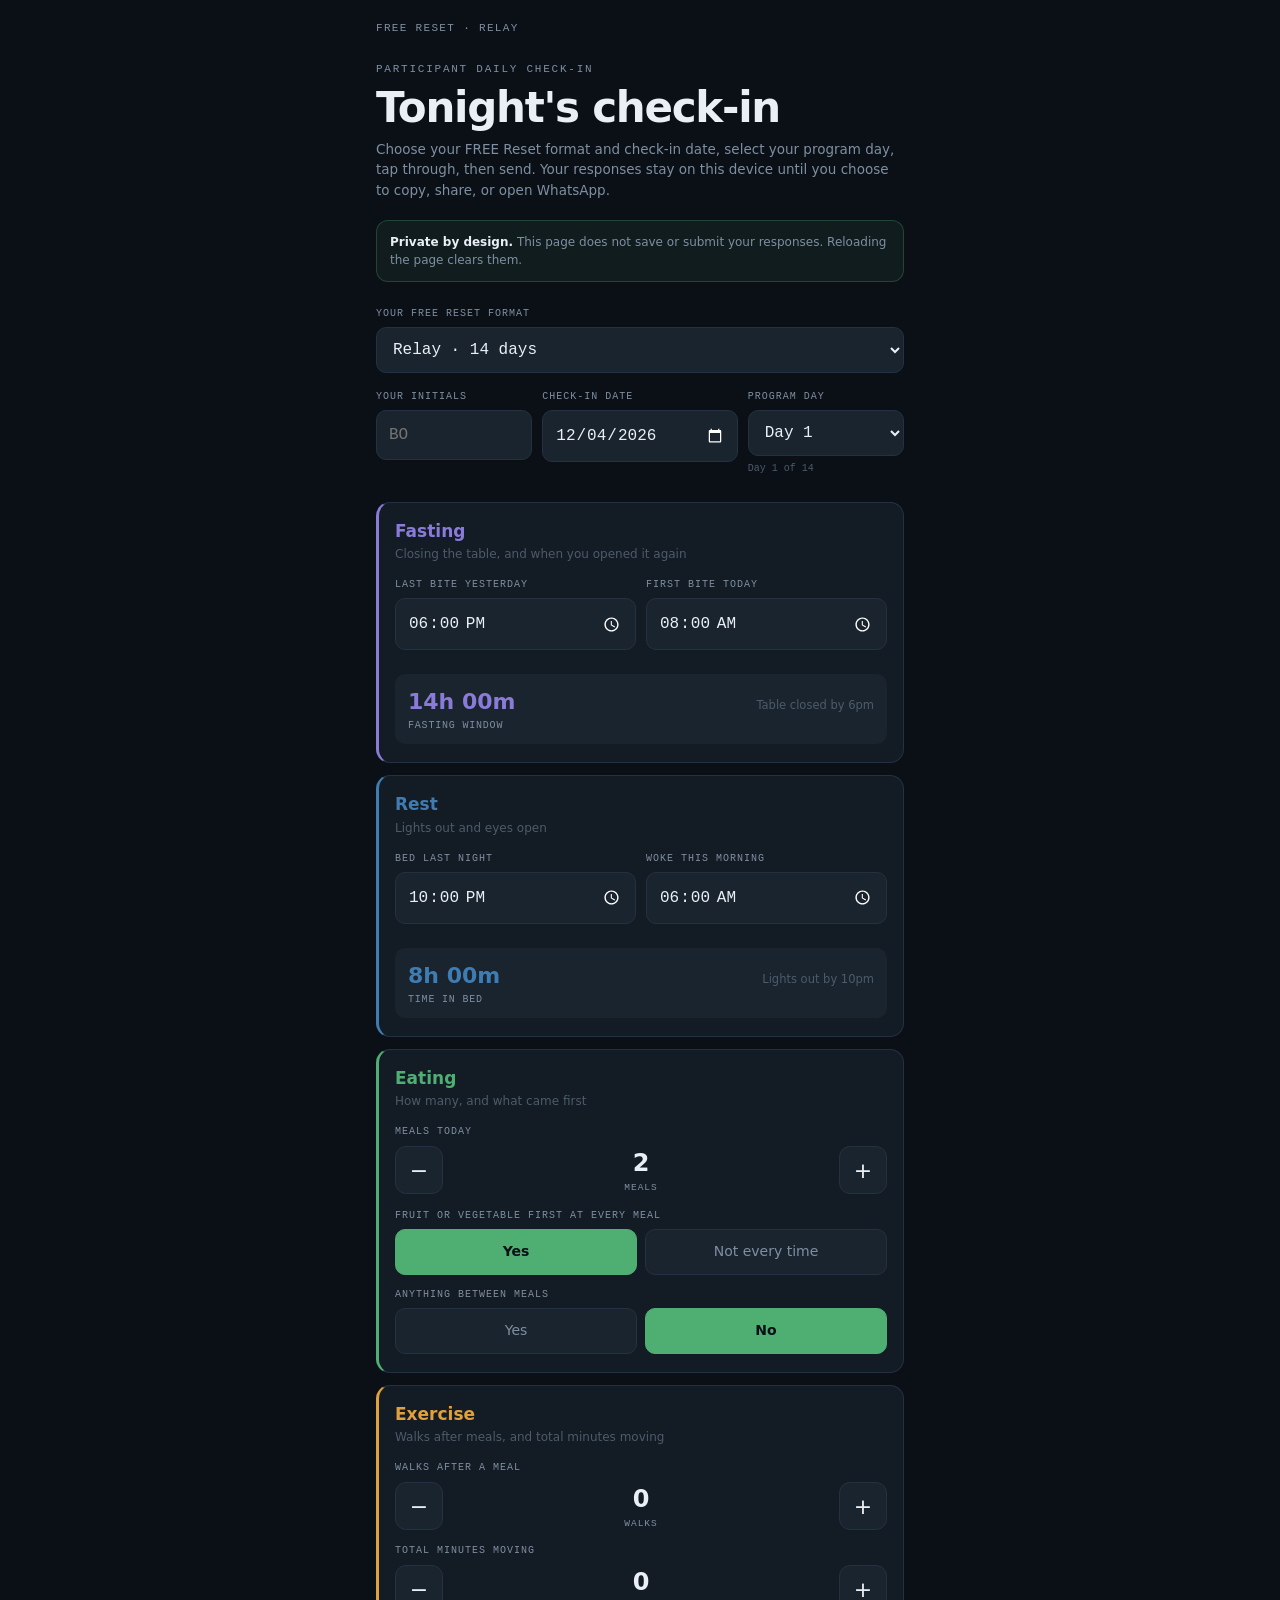
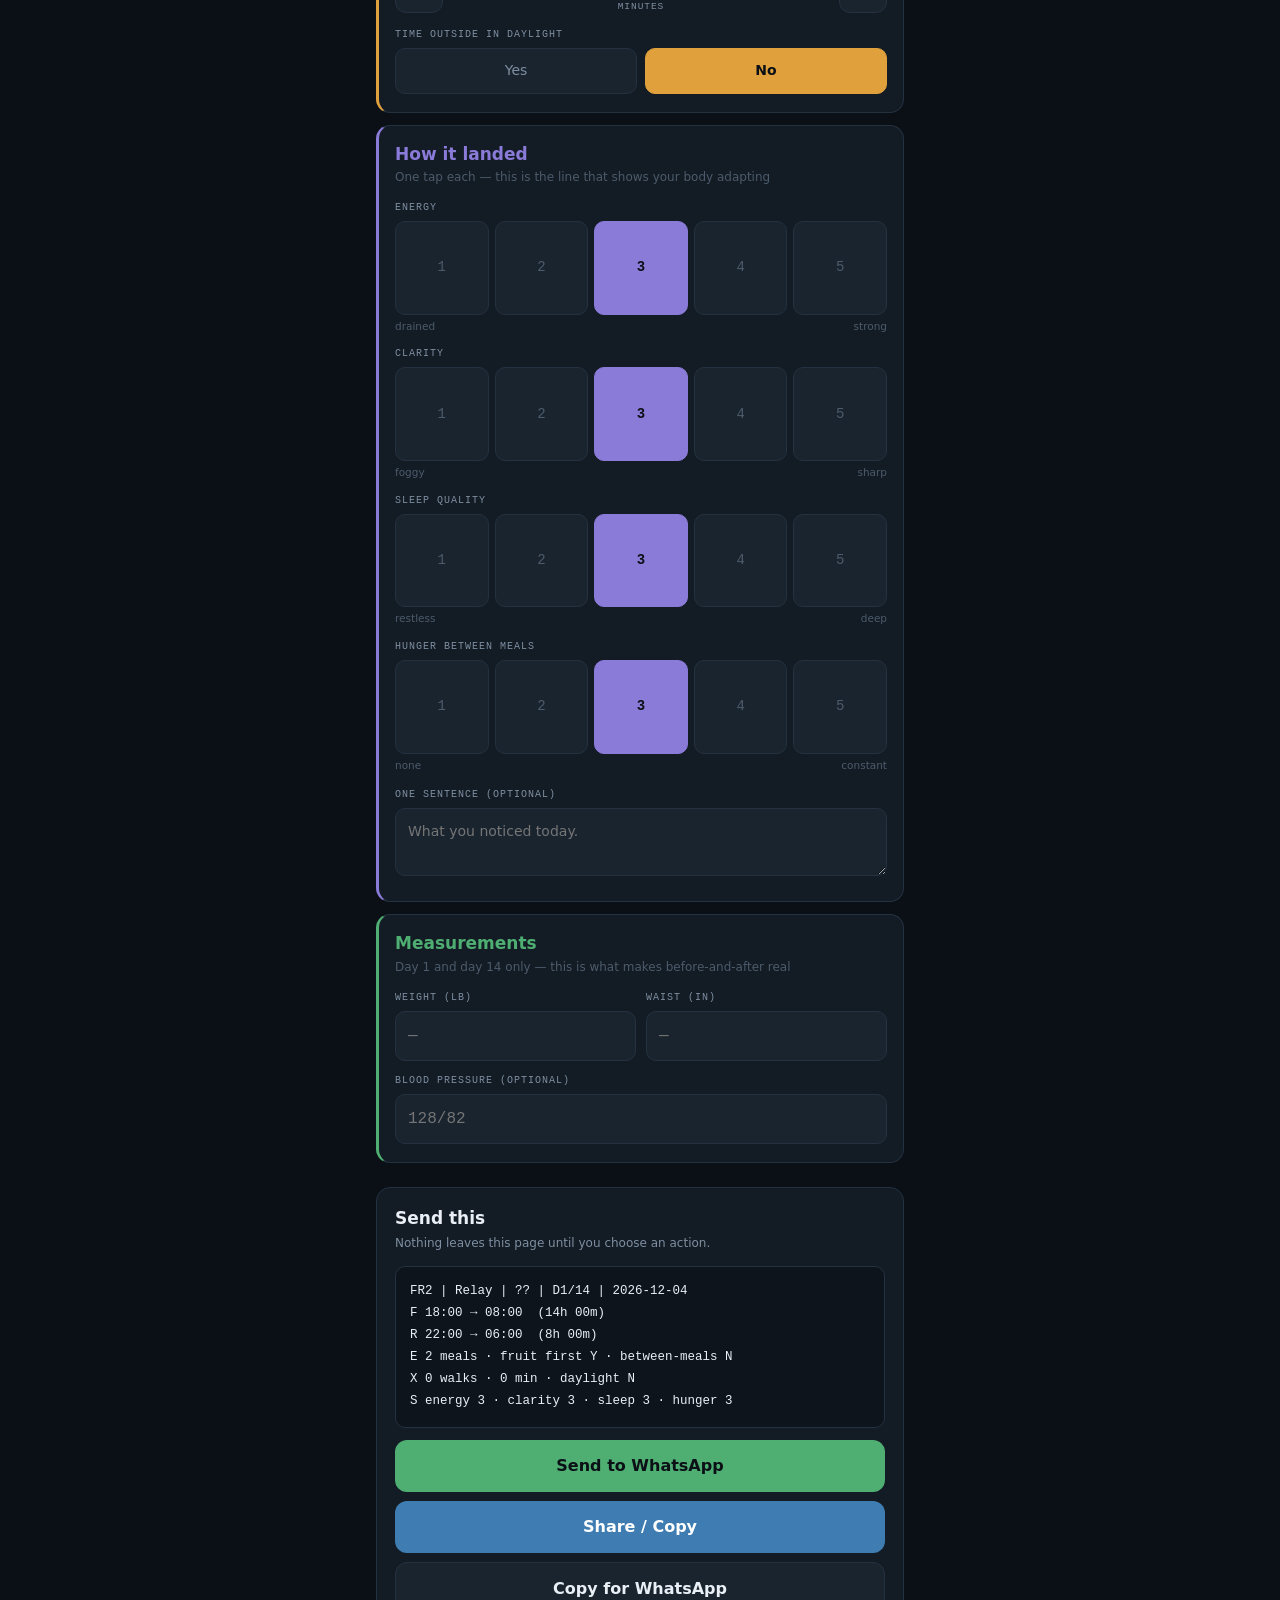
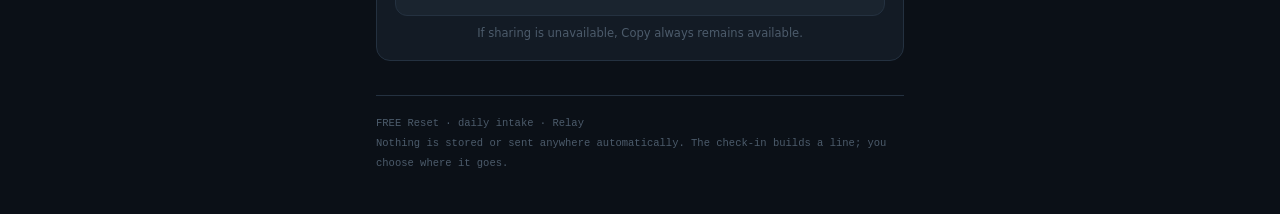
<file: index.html>
<!DOCTYPE html><html lang="en"><head><meta charset="utf-8"><meta name="viewport" content="width=device-width,initial-scale=1,viewport-fit=cover"><meta name="theme-color" content="#0B1017"><title>FREE Reset · Daily Check-In</title><link rel="stylesheet" href="styles.css"></head><body><main class="app">
<div class="topnav"><div class="brand" id="brand">FREE Reset · Relay</div></div>
<header><div class="sub">Participant Daily Check-In</div><h1>Tonight's check-in</h1><p>Choose your FREE Reset format and check-in date, select your program day, tap through, then send. Your responses stay on this device until you choose to copy, share, or open WhatsApp.</p></header>
<div class="privacy"><strong>Private by design.</strong> This page does not save or submit your responses. Reloading the page clears them.</div>
<div class="f" style="margin-bottom:16px"><label for="program">Your FREE Reset format</label><select id="program"><option value="sprint">Sprint · 5 days</option><option value="challenge">Challenge · 10 days</option><option value="relay" selected>Relay · 14 days</option><option value="marathon">Marathon · 30 days</option></select></div>
<div class="checkin-grid">
<div><label for="pid">Your initials</label><input type="text" id="pid" maxlength="4" autocomplete="off" placeholder="BO"></div>
<div><label for="checkDate">Check-in date</label><input type="date" id="checkDate"></div>
<div><label for="day">Program day</label><select id="day" aria-describedby="dayOf"></select><div class="fieldhint" id="dayOf">Day 1 of 14</div></div>
</div>
<section class="pillar" style="--pc:var(--fast)"><h2>Fasting</h2><div class="why">Closing the table, and when you opened it again</div><div class="two"><div class="f"><label for="lastBite">Last bite yesterday</label><input type="time" id="lastBite" value="18:00"></div><div class="f"><label for="firstBite">First bite today</label><input type="time" id="firstBite" value="08:00"></div></div><div class="readout" aria-live="polite"><div><div class="v" id="fastV">14h 00m</div><div class="l">Fasting window</div></div><div class="t" id="fastT"></div></div></section>
<section class="pillar" style="--pc:var(--rest)"><h2>Rest</h2><div class="why">Lights out and eyes open</div><div class="two"><div class="f"><label for="bed">Bed last night</label><input type="time" id="bed" value="22:00"></div><div class="f"><label for="wake">Woke this morning</label><input type="time" id="wake" value="06:00"></div></div><div class="readout" aria-live="polite"><div><div class="v" id="sleepV">8h 00m</div><div class="l">Time in bed</div></div><div class="t" id="sleepT"></div></div></section>
<section class="pillar" style="--pc:var(--eat)"><h2>Eating</h2><div class="why">How many, and what came first</div><div class="f"><label>Meals today</label><div class="step"><button type="button" data-bump="meals" data-amount="-1" aria-label="Fewer meals">−</button><div class="val"><span id="mealsV">2</span><small>meals</small></div><button type="button" data-bump="meals" data-amount="1" aria-label="More meals">+</button></div></div><div class="f"><label>Fruit or vegetable first at every meal</label><div class="yn" role="group" aria-label="Fruit or vegetable first"><button type="button" id="fruitY" data-yn="fruit" data-value="1" aria-pressed="true">Yes</button><button type="button" id="fruitN" data-yn="fruit" data-value="0" aria-pressed="false">Not every time</button></div></div><div class="f"><label>Anything between meals</label><div class="yn" role="group" aria-label="Anything between meals"><button type="button" id="snackY" data-yn="snack" data-value="1" aria-pressed="false">Yes</button><button type="button" id="snackN" data-yn="snack" data-value="0" aria-pressed="true">No</button></div></div></section>
<section class="pillar" style="--pc:var(--move)"><h2>Exercise</h2><div class="why">Walks after meals, and total minutes moving</div><div class="f"><label>Walks after a meal</label><div class="step"><button type="button" data-bump="walks" data-amount="-1" aria-label="Fewer walks">−</button><div class="val"><span id="walksV">0</span><small>walks</small></div><button type="button" data-bump="walks" data-amount="1" aria-label="More walks">+</button></div></div><div class="f"><label>Total minutes moving</label><div class="step"><button type="button" data-bump="mins" data-amount="-5" aria-label="Fewer minutes">−</button><div class="val"><span id="minsV">0</span><small>minutes</small></div><button type="button" data-bump="mins" data-amount="5" aria-label="More minutes">+</button></div></div><div class="f"><label>Time outside in daylight</label><div class="yn" role="group" aria-label="Time outside in daylight"><button type="button" id="sunY" data-yn="sun" data-value="1" aria-pressed="false">Yes</button><button type="button" id="sunN" data-yn="sun" data-value="0" aria-pressed="true">No</button></div></div></section>
<section class="pillar" style="--pc:var(--fast)"><h2>How it landed</h2><div class="why">One tap each — this is the line that shows your body adapting</div><div id="scales"></div><div class="f" style="margin-top:14px"><label for="note">One sentence (optional)</label><textarea id="note" placeholder="What you noticed today."></textarea></div></section>
<section class="pillar" id="measBlock" style="--pc:var(--eat)"><h2>Measurements</h2><div class="why" id="measWhy">Day 1 and day 14 only — this is what makes before-and-after real</div><div class="two"><div class="f"><label for="wt">Weight (lb)</label><input type="number" id="wt" step="0.1" inputmode="decimal" placeholder="—"></div><div class="f"><label for="waist">Waist (in)</label><input type="number" id="waist" step="0.1" inputmode="decimal" placeholder="—"></div></div><div class="f"><label for="bp">Blood pressure (optional)</label><input type="text" id="bp" inputmode="numeric" placeholder="128/82"></div></section>
<section class="out"><h3>Send this</h3><p class="c">Nothing leaves this page until you choose an action.</p><pre id="output" aria-live="polite"></pre><div class="actions"><button class="cta" id="waBtn" type="button">Send to WhatsApp</button><button class="cta secondary" id="shareBtn" type="button">Share</button><button class="cta tertiary" id="copyBtn" type="button">Copy for WhatsApp</button></div><div class="hint" id="copyHint">If sharing is unavailable, Copy always remains available.</div></section>
<footer><span id="footerProgram">FREE Reset · daily intake · Relay</span><br>Nothing is stored or sent anywhere automatically. The check-in builds a line; you choose where it goes.</footer>
</main><script src="shared.js"></script><script src="participant.js"></script></body></html>
</file>
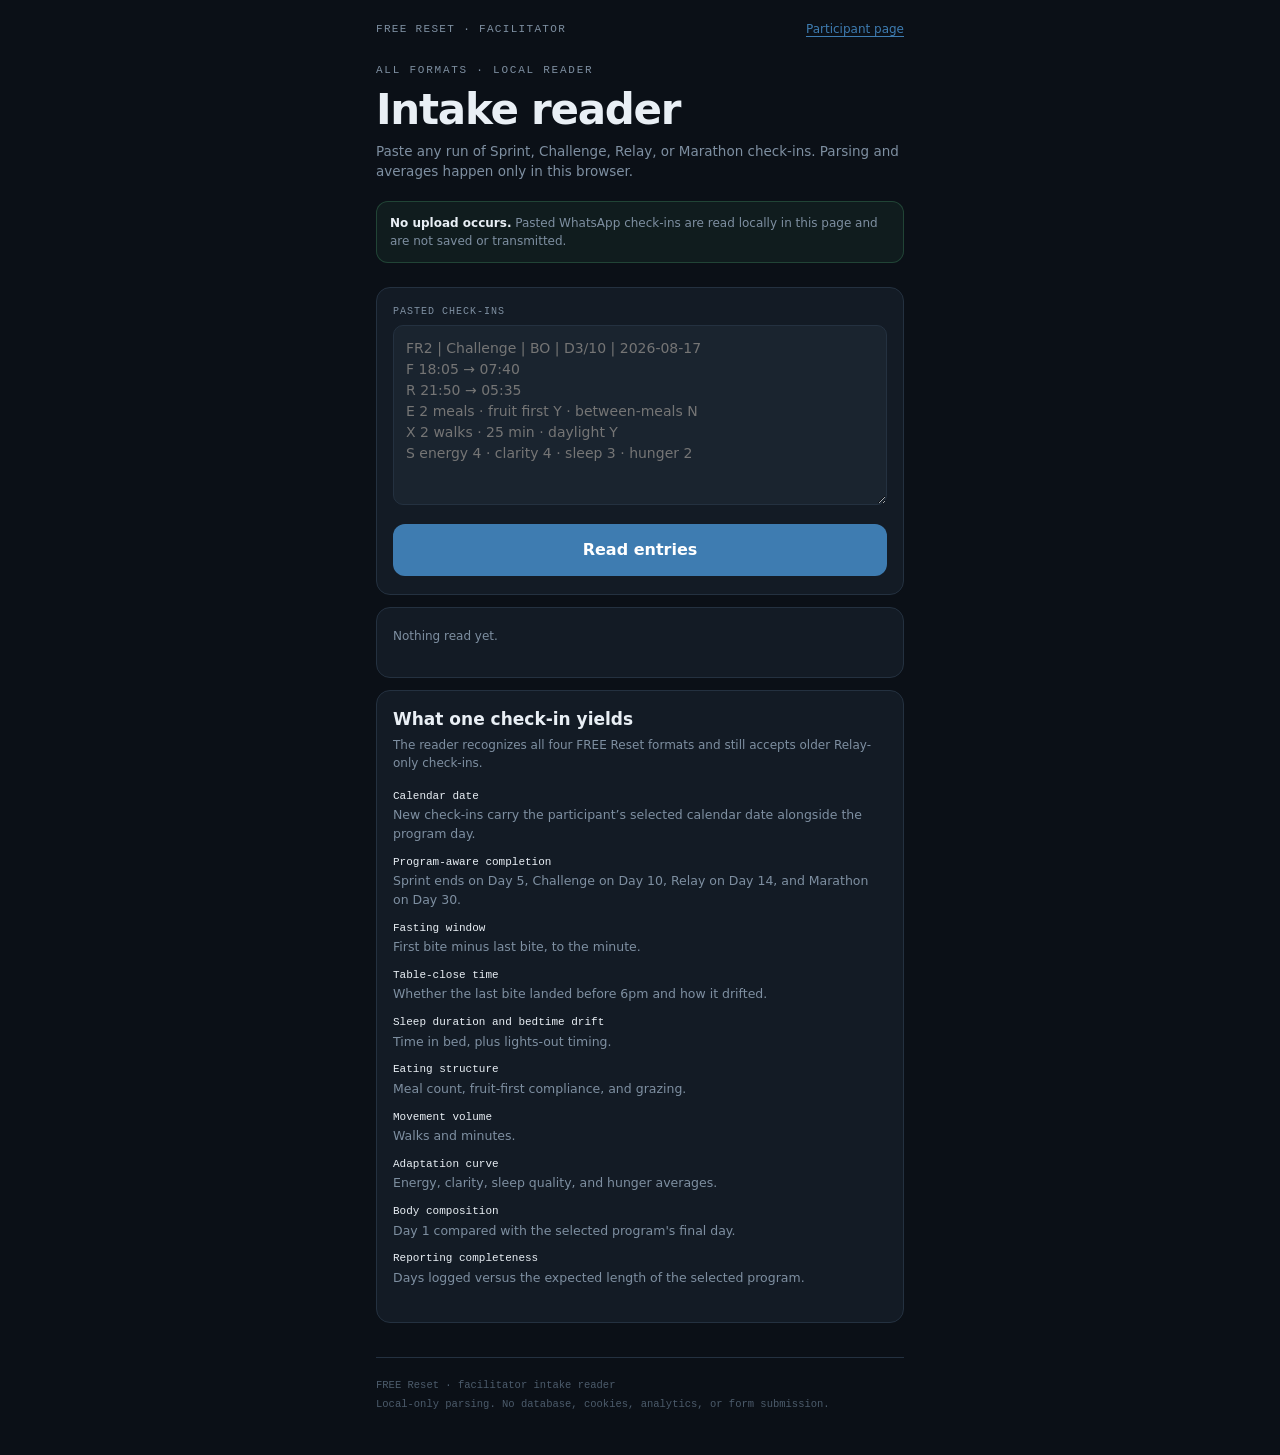
<file: facilitator.html>
<!DOCTYPE html><html lang="en"><head><meta charset="utf-8"><meta name="viewport" content="width=device-width,initial-scale=1,viewport-fit=cover"><meta name="theme-color" content="#0B1017"><meta name="robots" content="noindex,nofollow"><title>FREE Reset · Facilitator Intake Reader</title><link rel="stylesheet" href="styles.css"></head><body><main class="app fac">
<div class="topnav"><div class="brand">FREE Reset · Facilitator</div><a href="index.html">Participant page</a></div>
<header><div class="sub">All formats · Local Reader</div><h1>Intake reader</h1><p>Paste any run of Sprint, Challenge, Relay, or Marathon check-ins. Parsing and averages happen only in this browser.</p></header>
<div class="privacy"><strong>No upload occurs.</strong> Pasted WhatsApp check-ins are read locally in this page and are not saved or transmitted.</div>
<section class="note"><label for="paste">Pasted check-ins</label><textarea id="paste" style="min-height:180px" placeholder="FR2 | Challenge | BO | D3/10 | 2026-08-17&#10;F 18:05 → 07:40&#10;R 21:50 → 05:35&#10;E 2 meals · fruit first Y · between-meals N&#10;X 2 walks · 25 min · daylight Y&#10;S energy 4 · clarity 4 · sleep 3 · hunger 2"></textarea><button class="cta secondary" id="readBtn" type="button" style="margin-top:12px">Read entries</button></section>
<section class="note" id="results" aria-live="polite"><p>Nothing read yet.</p></section>
<section class="note spec"><h3>What one check-in yields</h3><p>The reader recognizes all four FREE Reset formats and still accepts older Relay-only check-ins.</p><dl><dt>Calendar date</dt><dd>New check-ins carry the participant’s selected calendar date alongside the program day.</dd><dt>Program-aware completion</dt><dd>Sprint ends on Day 5, Challenge on Day 10, Relay on Day 14, and Marathon on Day 30.</dd><dt>Fasting window</dt><dd>First bite minus last bite, to the minute.</dd><dt>Table-close time</dt><dd>Whether the last bite landed before 6pm and how it drifted.</dd><dt>Sleep duration and bedtime drift</dt><dd>Time in bed, plus lights-out timing.</dd><dt>Eating structure</dt><dd>Meal count, fruit-first compliance, and grazing.</dd><dt>Movement volume</dt><dd>Walks and minutes.</dd><dt>Adaptation curve</dt><dd>Energy, clarity, sleep quality, and hunger averages.</dd><dt>Body composition</dt><dd>Day 1 compared with the selected program's final day.</dd><dt>Reporting completeness</dt><dd>Days logged versus the expected length of the selected program.</dd></dl></section>
<footer>FREE Reset · facilitator intake reader<br>Local-only parsing. No database, cookies, analytics, or form submission.</footer>
</main><script src="shared.js"></script><script src="facilitator.js"></script></body></html>
</file>
<file: styles.css>
:root{
  --ground:#0B1017; --panel:#131B25; --panel2:#1A242F; --line:#243140;
  --ink:#E9EFF5; --mute:#7E8FA1; --faint:#4C5B6B;
  --fast:#8B7BD8; --rest:#3E7CB1; --eat:#4FAE72; --move:#E0A03C;
  --disp:ui-rounded,"SF Pro Rounded","Avenir Next",system-ui,sans-serif;
  --body:-apple-system,BlinkMacSystemFont,"Segoe UI",Inter,system-ui,sans-serif;
  --mono:"SFMono-Regular",Consolas,"Liberation Mono",ui-monospace,monospace;
}
*{box-sizing:border-box;-webkit-tap-highlight-color:transparent}
html{color-scheme:dark}
body{margin:0;background:var(--ground);color:var(--ink);font-family:var(--body);line-height:1.5;-webkit-font-smoothing:antialiased}
button,input,textarea,select{font:inherit}
button{touch-action:manipulation}
.app{max-width:560px;margin:0 auto;padding:20px max(16px,env(safe-area-inset-left)) calc(40px + env(safe-area-inset-bottom)) max(16px,env(safe-area-inset-right))}
.topnav{display:flex;align-items:center;justify-content:space-between;gap:12px;margin-bottom:24px}
.topnav .brand{font-family:var(--mono);font-size:11px;letter-spacing:.12em;text-transform:uppercase;color:var(--mute)}
.topnav a{color:var(--rest);font-size:12px;text-underline-offset:3px}
header h1{font-family:var(--disp);font-weight:800;font-size:clamp(32px,9vw,42px);line-height:1;letter-spacing:-.03em;margin:0}
header .sub{font-family:var(--mono);font-size:11px;letter-spacing:.16em;text-transform:uppercase;color:var(--mute);margin-bottom:10px}
header p{color:var(--mute);font-size:13.5px;margin:10px 0 20px}
.privacy{background:rgba(79,174,114,.08);border:1px solid rgba(79,174,114,.28);border-radius:12px;padding:12px 13px;margin-bottom:24px;color:var(--mute);font-size:12px}
.privacy strong{color:var(--ink)}
.idrow{display:grid;grid-template-columns:1fr 92px;gap:10px;margin-bottom:26px}
.checkin-grid{display:grid;grid-template-columns:1fr 1.25fr 1fr;gap:10px;margin-bottom:26px;align-items:start}
.fieldhint{font-family:var(--mono);font-size:10px;color:var(--faint);margin-top:5px}
.pillar,.note{background:var(--panel);border:1px solid var(--line);border-radius:14px;padding:16px 16px 18px;margin-bottom:12px}
.pillar{border-left:3px solid var(--pc)}
.pillar h2,.note h3,.out h3{font-family:var(--disp);font-size:17px;font-weight:700;margin:0}
.pillar h2{color:var(--pc)}
.pillar .why{font-size:12px;color:var(--faint);margin:1px 0 14px}
.f{margin-bottom:12px}.f:last-child{margin-bottom:0}
label{display:block;font-family:var(--mono);font-size:10px;letter-spacing:.1em;text-transform:uppercase;color:var(--mute);margin-bottom:6px}
input[type=time],input[type=date],input[type=text],input[type=number],textarea,select{width:100%;background:var(--panel2);border:1px solid var(--line);border-radius:10px;color:var(--ink);font-family:var(--mono);font-size:16px;padding:12px;outline:none;min-height:44px}
input:focus,textarea:focus,select:focus{border-color:var(--pc,var(--rest))}
textarea{font-family:var(--body);font-size:14px;resize:vertical;min-height:66px;line-height:1.5}
.two{display:grid;grid-template-columns:1fr 1fr;gap:10px}
.readout{margin-top:12px;background:var(--panel2);border-radius:10px;padding:11px 13px;display:flex;align-items:baseline;justify-content:space-between;gap:10px}
.readout .v{font-family:var(--disp);font-weight:800;font-size:22px;color:var(--pc)}
.readout .l{font-family:var(--mono);font-size:10px;letter-spacing:.08em;text-transform:uppercase;color:var(--mute)}
.readout .t{font-size:11.5px;color:var(--faint);text-align:right;max-width:52%}
.step{display:flex;align-items:center;gap:10px}
.step button{width:48px;height:48px;flex:0 0 48px;border-radius:11px;border:1px solid var(--line);background:var(--panel2);color:var(--ink);font-size:22px;cursor:pointer}
.step button:active{background:var(--pc);color:#0B1017}
.step .val{flex:1;text-align:center;font-family:var(--disp);font-weight:800;font-size:24px}
.step .val small{display:block;font-family:var(--mono);font-size:9.5px;font-weight:400;letter-spacing:.1em;text-transform:uppercase;color:var(--mute)}
.yn{display:flex;gap:8px}
.yn button{flex:1;min-height:46px;padding:11px;border-radius:10px;border:1px solid var(--line);background:var(--panel2);color:var(--mute);font-size:14px;cursor:pointer}
.yn button[aria-pressed=true]{background:var(--pc);border-color:var(--pc);color:#0B1017;font-weight:700}
.scale{display:flex;gap:6px}
.scale button{flex:1;min-width:44px;min-height:44px;aspect-ratio:1;border-radius:10px;border:1px solid var(--line);background:var(--panel2);color:var(--faint);font-family:var(--mono);font-size:14px;cursor:pointer}
.scale button[aria-pressed=true]{background:var(--pc);border-color:var(--pc);color:#0B1017;font-weight:700}
.scalerow{margin-bottom:12px}.scalerow .ends{display:flex;justify-content:space-between;font-size:10.5px;color:var(--faint);margin-top:4px}
.out{background:var(--panel);border:1px solid var(--line);border-radius:14px;padding:18px;margin-top:24px}
.out .c,.note p{font-size:12px;color:var(--mute);margin:3px 0 14px}
pre{background:#0E141C;border:1px solid var(--line);border-radius:10px;padding:14px;margin:0;font-family:var(--mono);font-size:12.5px;line-height:1.75;color:var(--ink);white-space:pre-wrap;word-break:break-word;user-select:all;overflow:auto}
.actions{display:grid;gap:9px;margin-top:12px}
.cta{width:100%;min-height:48px;padding:14px;border:0;border-radius:12px;background:var(--eat);color:#0B1017;font-family:var(--disp);font-weight:800;font-size:16px;cursor:pointer}
.cta.secondary{background:var(--rest);color:#fff}.cta.tertiary{background:var(--panel2);color:var(--ink);border:1px solid var(--line)}
.cta:active{opacity:.85}.hint{font-size:11.5px;color:var(--faint);text-align:center;margin-top:9px}
table{width:100%;border-collapse:collapse;font-size:12px;margin-top:4px}th,td{padding:8px 7px;border-bottom:1px solid var(--line);text-align:left;white-space:nowrap}th{font-family:var(--mono);font-size:9px;letter-spacing:.1em;text-transform:uppercase;color:var(--mute);font-weight:400}td{font-family:var(--mono);color:var(--mute)}td.id{color:var(--ink);font-weight:600}.scroll{overflow-x:auto;-webkit-overflow-scrolling:touch}.bad{color:#E38A82}.good{color:#7AC98F}
.spec dt{font-family:var(--mono);font-size:11px;color:var(--ink);margin-top:10px}.spec dd{margin:2px 0 0;font-size:12.5px;color:var(--mute)}
.hidden{display:none!important}footer{margin-top:34px;padding-top:18px;border-top:1px solid var(--line);font-family:var(--mono);font-size:10.5px;color:var(--faint);line-height:1.9}
code{font-family:var(--mono)}
:focus-visible{outline:3px solid var(--move);outline-offset:3px}
@media (max-width:390px){.app{padding-top:16px}.two{grid-template-columns:1fr}.readout{align-items:flex-start;flex-direction:column}.readout .t{max-width:none;text-align:left}.idrow{grid-template-columns:1fr 84px}.checkin-grid{grid-template-columns:1fr}.scale{gap:5px}.scale button{min-width:0}.topnav{align-items:flex-start;flex-direction:column}}
@media (prefers-reduced-motion:reduce){*,*::before,*::after{scroll-behavior:auto!important;transition:none!important;animation:none!important}}
</file>
